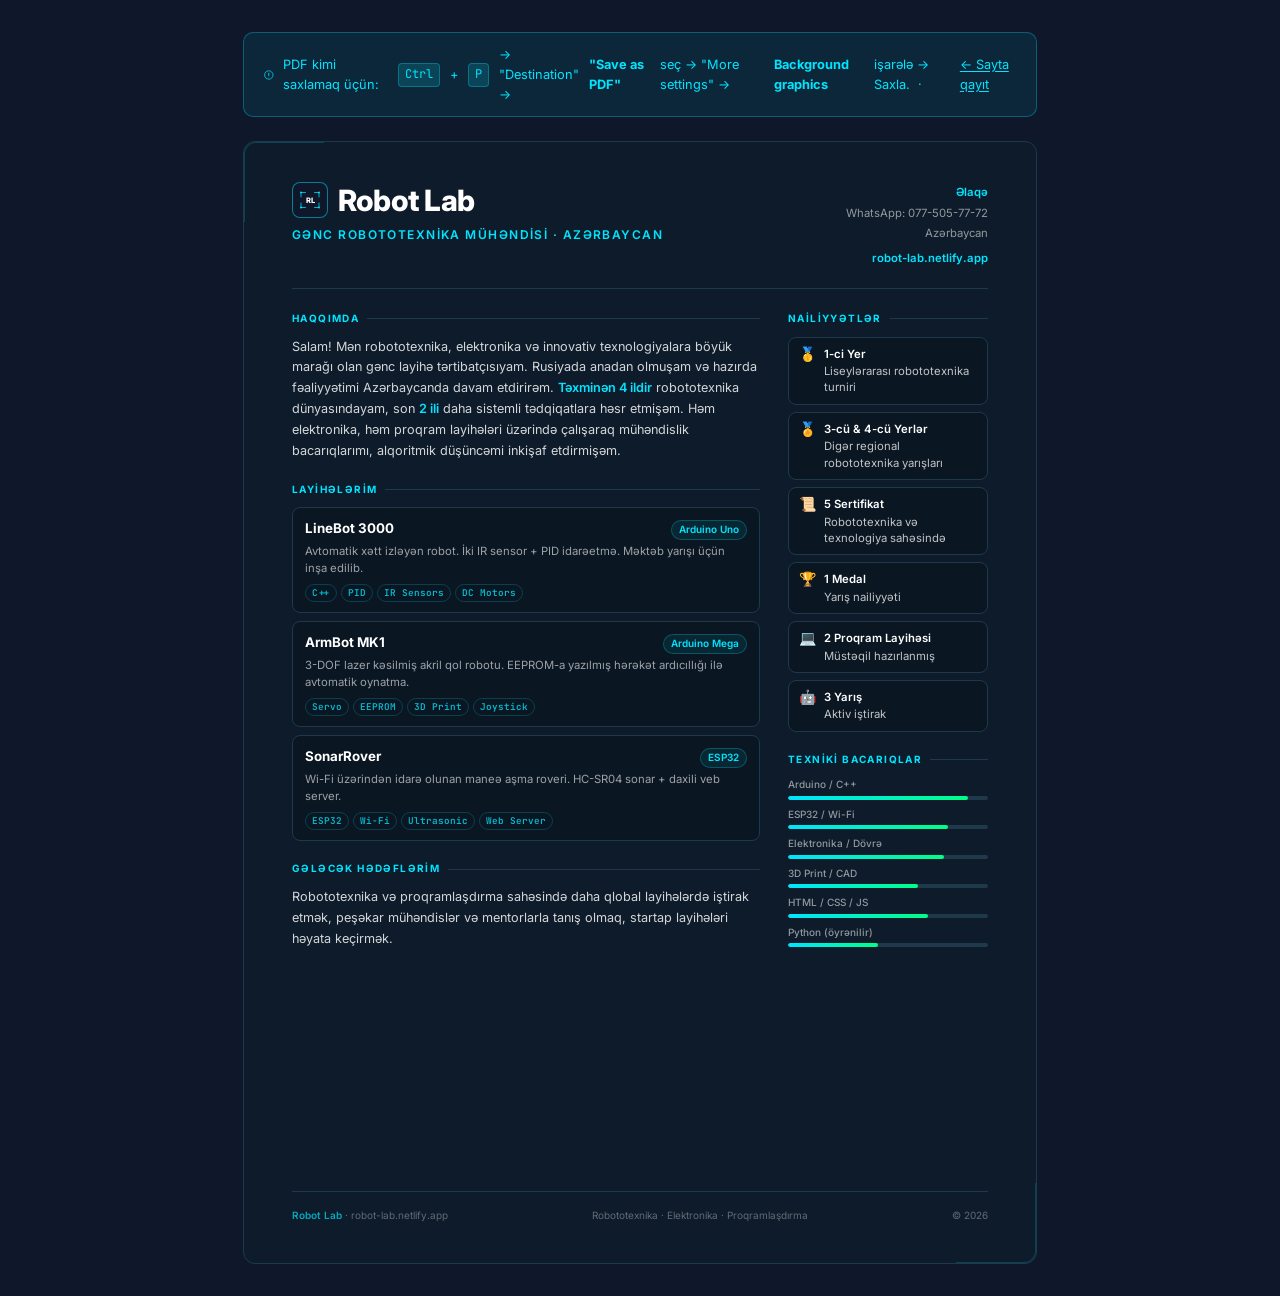
<file: resume.html>
<!DOCTYPE html>
<html lang="az">
<head>
  <meta charset="UTF-8" />
  <meta name="viewport" content="width=device-width, initial-scale=1.0" />
  <title>Robot Lab – Layihə Xülasəsi</title>

  <link rel="preconnect" href="https://fonts.googleapis.com" />
  <link rel="preconnect" href="https://fonts.gstatic.com" crossorigin />
  <link href="https://fonts.googleapis.com/css2?family=Inter:wght@400;500;600;700;800&family=JetBrains+Mono:wght@400;600&display=swap"
        rel="stylesheet" />

  <style>
    /* ── Reset ── */
    *, *::before, *::after { box-sizing: border-box; margin: 0; padding: 0; }

    /* ── Screen styles ── */
    html {
      background: #0f172a;
      min-height: 100%;
    }
    body {
      font-family: 'Inter', 'Segoe UI', system-ui, sans-serif;
      font-size: 10.5pt;
      line-height: 1.55;
      color: #e8eaf0;
      background: transparent;
      padding: 2rem;
      display: flex;
      flex-direction: column;
      align-items: center;
      gap: 1.5rem;
    }

    /* ── Print instruction banner (screen only) ── */
    .print-hint {
      background: rgba(0, 229, 255, 0.08);
      border: 1px solid rgba(0, 229, 255, 0.3);
      border-radius: 10px;
      padding: 0.75rem 1.25rem;
      font-size: 0.8rem;
      color: #00e5ff;
      display: flex;
      align-items: center;
      gap: 0.6rem;
      max-width: 794px;
      width: 100%;
    }
    .print-hint kbd {
      background: rgba(0, 229, 255, 0.15);
      border: 1px solid rgba(0, 229, 255, 0.3);
      border-radius: 4px;
      padding: 0.1rem 0.4rem;
      font-family: 'JetBrains Mono', monospace;
      font-size: 0.75rem;
    }
    .print-hint a {
      color: inherit;
      text-decoration: underline;
      text-underline-offset: 2px;
    }

    /* ── A4 page card ── */
    .page {
      width: 794px;          /* A4 at 96dpi */
      min-height: 1123px;    /* A4 height   */
      background: #0d1b2a;
      border: 1px solid #1e3a4a;
      border-radius: 12px;
      padding: 40px 48px;
      display: flex;
      flex-direction: column;
      gap: 0;
      position: relative;
      overflow: hidden;
    }

    /* Subtle circuit-board corner decorations */
    .page::before,
    .page::after {
      content: '';
      position: absolute;
      width: 80px;
      height: 80px;
      border: 1px solid rgba(0, 229, 255, 0.2);
    }
    .page::before { top: 0; left: 0; border-right: none; border-bottom: none; border-radius: 12px 0 0 0; }
    .page::after  { bottom: 0; right: 0; border-left: none; border-top: none; border-radius: 0 0 12px 0; }

    /* ── Header ── */
    .resume-header {
      display: flex;
      align-items: flex-start;
      justify-content: space-between;
      gap: 1.5rem;
      padding-bottom: 20px;
      border-bottom: 1px solid #1e3a4a;
      margin-bottom: 22px;
    }
    .header-left {}
    .header-logo {
      display: flex;
      align-items: center;
      gap: 10px;
      margin-bottom: 8px;
    }
    .logo-box {
      width: 36px;
      height: 36px;
      border: 1px solid rgba(0, 229, 255, 0.5);
      border-radius: 8px;
      background: #0f172a;
      display: flex;
      align-items: center;
      justify-content: center;
      flex-shrink: 0;
    }
    .header-name {
      font-size: 22pt;
      font-weight: 800;
      color: #ffffff;
      letter-spacing: -0.5px;
      line-height: 1;
    }
    .header-tagline {
      font-size: 9pt;
      color: #00e5ff;
      font-weight: 600;
      letter-spacing: 0.12em;
      text-transform: uppercase;
      margin-top: 4px;
    }
    .header-right {
      text-align: right;
      font-size: 8.5pt;
      color: rgba(255,255,255,0.55);
      line-height: 1.8;
      flex-shrink: 0;
    }
    .header-right strong {
      color: #00e5ff;
      font-weight: 600;
    }

    /* ── Two-column layout ── */
    .columns {
      display: grid;
      grid-template-columns: 1fr 200px;
      gap: 28px;
      flex: 1;
    }

    /* ── Section block ── */
    .section {
      margin-bottom: 20px;
    }
    .section-title {
      font-size: 7.5pt;
      font-weight: 700;
      letter-spacing: 0.14em;
      text-transform: uppercase;
      color: #00e5ff;
      margin-bottom: 10px;
      display: flex;
      align-items: center;
      gap: 8px;
    }
    .section-title::after {
      content: '';
      flex: 1;
      height: 1px;
      background: #1e3a4a;
    }

    /* ── About text ── */
    .about-text {
      font-size: 9.5pt;
      color: rgba(255,255,255,0.82);
      line-height: 1.65;
    }
    .about-text strong { color: #00e5ff; font-weight: 600; }

    /* ── Projects ── */
    .project-item {
      display: flex;
      flex-direction: column;
      gap: 3px;
      padding: 10px 12px;
      border: 1px solid #1e3a4a;
      border-radius: 8px;
      margin-bottom: 8px;
      background: rgba(0,0,0,0.2);
    }
    .project-item:last-child { margin-bottom: 0; }
    .project-top {
      display: flex;
      align-items: baseline;
      justify-content: space-between;
      gap: 8px;
    }
    .project-name {
      font-size: 10pt;
      font-weight: 700;
      color: #ffffff;
    }
    .project-chip {
      font-size: 7.5pt;
      font-weight: 600;
      color: #00e5ff;
      background: rgba(0,229,255,0.08);
      border: 1px solid rgba(0,229,255,0.25);
      border-radius: 999px;
      padding: 1px 7px;
      white-space: nowrap;
    }
    .project-desc {
      font-size: 8.5pt;
      color: rgba(255,255,255,0.60);
      line-height: 1.5;
    }
    .project-tags {
      display: flex;
      flex-wrap: wrap;
      gap: 4px;
      margin-top: 4px;
    }
    .tag {
      font-size: 7pt;
      font-weight: 600;
      color: rgba(0,229,255,0.8);
      border: 1px solid rgba(0,229,255,0.2);
      border-radius: 999px;
      padding: 1px 6px;
      font-family: 'JetBrains Mono', monospace;
    }

    /* ── Achievements (right column) ── */
    .achievement-item {
      display: flex;
      align-items: flex-start;
      gap: 8px;
      padding: 8px 10px;
      border: 1px solid #1e3a4a;
      border-radius: 8px;
      margin-bottom: 7px;
      background: rgba(0,0,0,0.2);
    }
    .achievement-icon {
      font-size: 14px;
      line-height: 1;
      flex-shrink: 0;
      margin-top: 1px;
    }
    .achievement-text { font-size: 8.5pt; color: rgba(255,255,255,0.75); line-height: 1.45; }
    .achievement-text strong { color: #ffffff; font-weight: 600; display: block; margin-bottom: 1px; }

    /* ── Skills ── */
    .skills-grid {
      display: flex;
      flex-direction: column;
      gap: 7px;
    }
    .skill-row {
      display: flex;
      flex-direction: column;
      gap: 3px;
    }
    .skill-label {
      font-size: 7.5pt;
      color: rgba(255,255,255,0.55);
      font-weight: 500;
    }
    .skill-bar-track {
      height: 4px;
      background: #1e3a4a;
      border-radius: 999px;
      overflow: hidden;
    }
    .skill-bar-fill {
      height: 100%;
      background: linear-gradient(90deg, #00e5ff, #00ff88);
      border-radius: 999px;
    }

    /* ── Footer bar ── */
    .resume-footer {
      margin-top: auto;
      padding-top: 16px;
      border-top: 1px solid #1e3a4a;
      display: flex;
      align-items: center;
      justify-content: space-between;
      font-size: 7.5pt;
      color: rgba(255,255,255,0.35);
    }
    .resume-footer strong { color: rgba(0,229,255,0.7); font-weight: 600; }

    /* ── Cyan accent dot ── */
    .dot {
      display: inline-block;
      width: 6px;
      height: 6px;
      border-radius: 50%;
      background: #00e5ff;
      margin-right: 5px;
      vertical-align: middle;
      flex-shrink: 0;
    }

    /* ══════════════════════════════════════════════════
       PRINT STYLES  — applied when Ctrl+P is triggered
       ══════════════════════════════════════════════════ */
    @media print {
      /* Hide the hint banner */
      .print-hint { display: none !important; }

      html, body {
        background: #0d1b2a !important;
        padding: 0;
        margin: 0;
        -webkit-print-color-adjust: exact;
        print-color-adjust: exact;
      }

      body {
        display: block;
      }

      .page {
        width: 100%;
        min-height: auto;
        border: none;
        border-radius: 0;
        padding: 24px 32px;
        page-break-after: avoid;
        break-after: avoid;
      }

      /* Ensure backgrounds and colors print */
      * {
        -webkit-print-color-adjust: exact !important;
        print-color-adjust: exact !important;
      }
    }

    /* ── Responsive (small screens) ── */
    @media (max-width: 840px) {
      body { padding: 1rem; }
      .page { width: 100%; min-height: auto; padding: 24px 20px; }
      .columns { grid-template-columns: 1fr; }
      .print-hint { max-width: 100%; }
    }
  </style>
</head>

<body>

  <!-- ── Print instruction banner ── -->
  <div class="print-hint" role="note">
    <svg width="14" height="14" viewBox="0 0 16 16" fill="none" aria-hidden="true">
      <circle cx="8" cy="8" r="7" stroke="#00e5ff" stroke-width="1.2"/>
      <line x1="8" y1="5" x2="8" y2="9" stroke="#00e5ff" stroke-width="1.4" stroke-linecap="round"/>
      <circle cx="8" cy="11.5" r="0.7" fill="#00e5ff"/>
    </svg>
    PDF kimi saxlamaq üçün:
    <kbd>Ctrl</kbd> + <kbd>P</kbd> → "Destination" → <strong>"Save as PDF"</strong> seç →
    "More settings" → <strong>Background graphics</strong> işarələ → Saxla.
    &nbsp;·&nbsp;
    <a href="index.html">← Sayta qayıt</a>
  </div>

  <!-- ══════════════ A4 PAGE ══════════════ -->
  <div class="page">

    <!-- ── HEADER ── -->
    <header class="resume-header">
      <div class="header-left">
        <div class="header-logo">
          <!-- RL circuit logo -->
          <div class="logo-box">
            <svg width="24" height="24" viewBox="0 0 32 32" fill="none" aria-hidden="true">
              <polyline points="4,12 4,6 10,6"   stroke="#00e5ff" stroke-width="1" stroke-linecap="round" stroke-linejoin="round"/>
              <polyline points="22,6 28,6 28,12"  stroke="#00e5ff" stroke-width="1" stroke-linecap="round" stroke-linejoin="round"/>
              <polyline points="4,20 4,26 10,26"  stroke="#00e5ff" stroke-width="1" stroke-linecap="round" stroke-linejoin="round"/>
              <polyline points="22,26 28,26 28,20" stroke="#00e5ff" stroke-width="1" stroke-linecap="round" stroke-linejoin="round"/>
              <circle cx="4" cy="6" r="1.2" fill="#00e5ff"/>
              <circle cx="28" cy="6" r="1.2" fill="#00e5ff"/>
              <circle cx="4" cy="26" r="1.2" fill="#00e5ff"/>
              <circle cx="28" cy="26" r="1.2" fill="#00e5ff"/>
              <text x="16" y="20.5" font-family="'Inter',sans-serif" font-size="10"
                    font-weight="800" fill="white" text-anchor="middle" letter-spacing="-0.5">RL</text>
            </svg>
          </div>
          <div>
            <div class="header-name">Robot Lab</div>
          </div>
        </div>
        <div class="header-tagline">Gənc Robototexnika Mühəndisi · Azərbaycan</div>
      </div>

      <div class="header-right">
        <div><strong>Əlaqə</strong></div>
        <div>WhatsApp: 077-505-77-72</div>
        <div>Azərbaycan</div>
        <div style="margin-top:4px"><strong>robot-lab.netlify.app</strong></div>
      </div>
    </header>

    <!-- ── TWO-COLUMN BODY ── -->
    <div class="columns">

      <!-- LEFT COLUMN -->
      <div>

        <!-- About -->
        <div class="section">
          <div class="section-title">Haqqımda</div>
          <p class="about-text">
            Salam! Mən robototexnika, elektronika və innovativ texnologiyalara böyük
            marağı olan gənc layihə tərtibatçısıyam. Rusiyada anadan olmuşam və
            hazırda fəaliyyətimi Azərbaycanda davam etdirirəm.
            <strong>Təxminən 4 ildir</strong> robototexnika dünyasındayam,
            son <strong>2 ili</strong> daha sistemli tədqiqatlara həsr etmişəm.
            Həm elektronika, həm proqram layihələri üzərində çalışaraq mühəndislik
            bacarıqlarımı, alqoritmik düşüncəmi inkişaf etdirmişəm.
          </p>
        </div>

        <!-- Projects -->
        <div class="section">
          <div class="section-title">Layihələrim</div>

          <div class="project-item">
            <div class="project-top">
              <span class="project-name">LineBot 3000</span>
              <span class="project-chip">Arduino Uno</span>
            </div>
            <div class="project-desc">
              Avtomatik xətt izləyən robot. İki IR sensor + PID idarəetmə. Məktəb yarışı üçün inşa edilib.
            </div>
            <div class="project-tags">
              <span class="tag">C++</span>
              <span class="tag">PID</span>
              <span class="tag">IR Sensors</span>
              <span class="tag">DC Motors</span>
            </div>
          </div>

          <div class="project-item">
            <div class="project-top">
              <span class="project-name">ArmBot MK1</span>
              <span class="project-chip">Arduino Mega</span>
            </div>
            <div class="project-desc">
              3-DOF lazer kəsilmiş akril qol robotu. EEPROM-a yazılmış hərəkət ardıcıllığı ilə avtomatik oynatma.
            </div>
            <div class="project-tags">
              <span class="tag">Servo</span>
              <span class="tag">EEPROM</span>
              <span class="tag">3D Print</span>
              <span class="tag">Joystick</span>
            </div>
          </div>

          <div class="project-item">
            <div class="project-top">
              <span class="project-name">SonarRover</span>
              <span class="project-chip">ESP32</span>
            </div>
            <div class="project-desc">
              Wi-Fi üzərindən idarə olunan maneə aşma roveri. HC-SR04 sonar + daxili veb server.
            </div>
            <div class="project-tags">
              <span class="tag">ESP32</span>
              <span class="tag">Wi-Fi</span>
              <span class="tag">Ultrasonic</span>
              <span class="tag">Web Server</span>
            </div>
          </div>

        </div><!-- /projects -->

        <!-- Goals -->
        <div class="section">
          <div class="section-title">Gələcək Hədəflərim</div>
          <p class="about-text">
            Robototexnika və proqramlaşdırma sahəsində daha qlobal layihələrdə iştirak etmək,
            peşəkar mühəndislər və mentorlarla tanış olmaq, startap layihələri həyata keçirmək.
          </p>
        </div>

      </div><!-- /left column -->

      <!-- RIGHT COLUMN -->
      <div>

        <!-- Achievements -->
        <div class="section">
          <div class="section-title">Nailiyyətlər</div>

          <div class="achievement-item">
            <span class="achievement-icon">🥇</span>
            <div class="achievement-text">
              <strong>1-ci Yer</strong>
              Liseylərarası robototexnika turniri
            </div>
          </div>

          <div class="achievement-item">
            <span class="achievement-icon">🏅</span>
            <div class="achievement-text">
              <strong>3-cü &amp; 4-cü Yerlər</strong>
              Digər regional robototexnika yarışları
            </div>
          </div>

          <div class="achievement-item">
            <span class="achievement-icon">📜</span>
            <div class="achievement-text">
              <strong>5 Sertifikat</strong>
              Robototexnika və texnologiya sahəsində
            </div>
          </div>

          <div class="achievement-item">
            <span class="achievement-icon">🏆</span>
            <div class="achievement-text">
              <strong>1 Medal</strong>
              Yarış nailiyyəti
            </div>
          </div>

          <div class="achievement-item">
            <span class="achievement-icon">💻</span>
            <div class="achievement-text">
              <strong>2 Proqram Layihəsi</strong>
              Müstəqil hazırlanmış
            </div>
          </div>

          <div class="achievement-item">
            <span class="achievement-icon">🤖</span>
            <div class="achievement-text">
              <strong>3 Yarış</strong>
              Aktiv iştirak
            </div>
          </div>

        </div><!-- /achievements -->

        <!-- Skills -->
        <div class="section">
          <div class="section-title">Texniki Bacarıqlar</div>
          <div class="skills-grid">
            <div class="skill-row">
              <div class="skill-label">Arduino / C++</div>
              <div class="skill-bar-track"><div class="skill-bar-fill" style="width:90%"></div></div>
            </div>
            <div class="skill-row">
              <div class="skill-label">ESP32 / Wi-Fi</div>
              <div class="skill-bar-track"><div class="skill-bar-fill" style="width:80%"></div></div>
            </div>
            <div class="skill-row">
              <div class="skill-label">Elektronika / Dövrə</div>
              <div class="skill-bar-track"><div class="skill-bar-fill" style="width:78%"></div></div>
            </div>
            <div class="skill-row">
              <div class="skill-label">3D Print / CAD</div>
              <div class="skill-bar-track"><div class="skill-bar-fill" style="width:65%"></div></div>
            </div>
            <div class="skill-row">
              <div class="skill-label">HTML / CSS / JS</div>
              <div class="skill-bar-track"><div class="skill-bar-fill" style="width:70%"></div></div>
            </div>
            <div class="skill-row">
              <div class="skill-label">Python (öyrənilir)</div>
              <div class="skill-bar-track"><div class="skill-bar-fill" style="width:45%"></div></div>
            </div>
          </div>
        </div><!-- /skills -->

      </div><!-- /right column -->
    </div><!-- /columns -->

    <!-- ── FOOTER ── -->
    <footer class="resume-footer">
      <span>
        <strong>Robot Lab</strong> · robot-lab.netlify.app
      </span>
      <span>
        Robototexnika · Elektronika · Proqramlaşdırma
      </span>
      <span>© 2026</span>
    </footer>

  </div><!-- /page -->

</body>
</html>
</file>
